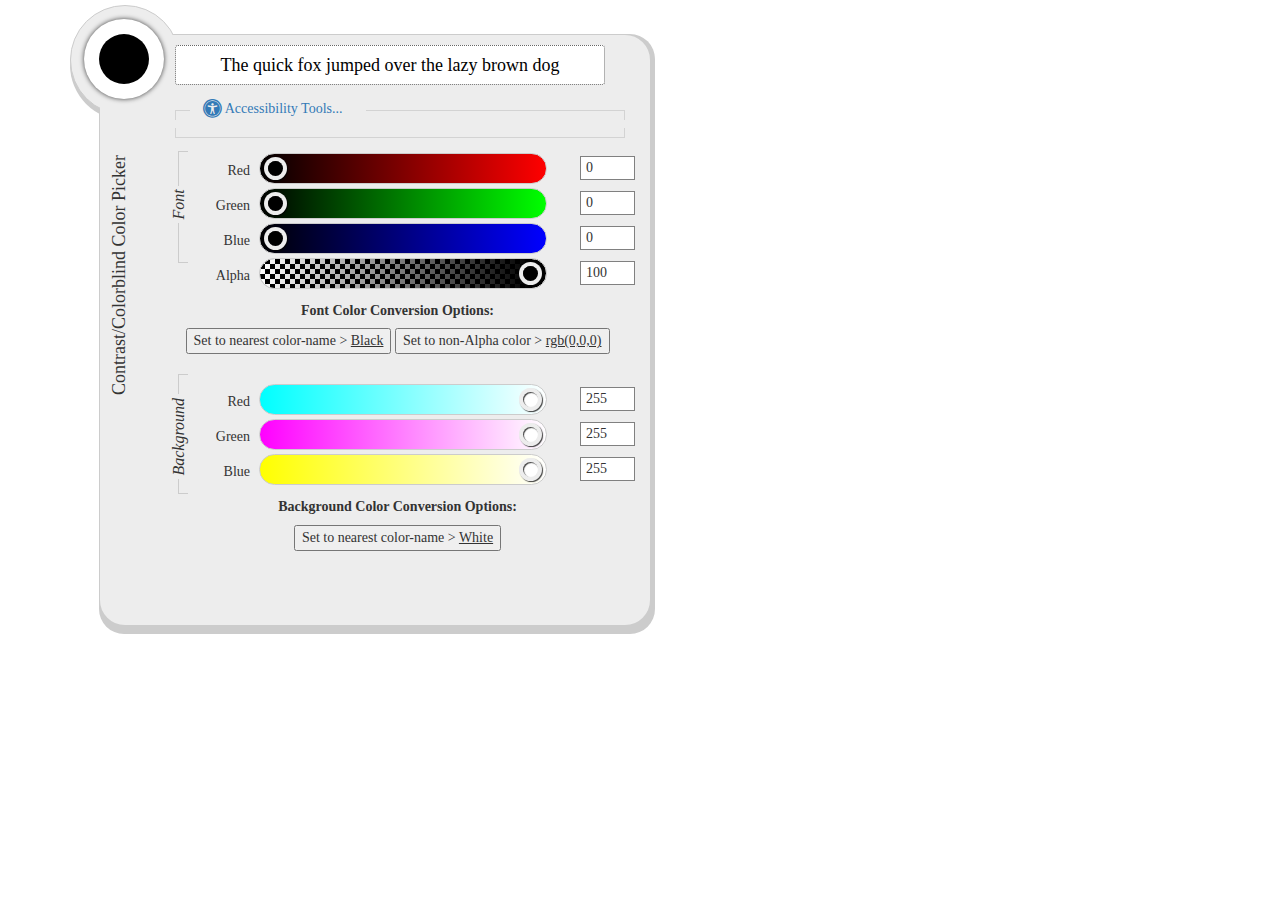
<file: index.html>
<html>
<head>
  <meta name="name" content="Contrast/Colorblind Color Picker">
  <meta name="description" content="A visual filter to help pick accessible colors - show WCAG and colorblind perception.">
  <meta itemprop="image" content="">
  <meta charset="UTF-8">
  <meta http-equiv="X-UA-Compatible" content="IE=edge">
  <title>Contrast/Colorblind Color Picker</title>
  <meta name="viewport" content="width=device-width, initial-scale=1">
  <link href=css/bootstrap.min.css rel=stylesheet>  
  <link href=css/font-awesome.css rel=stylesheet>  
  <link href="data:text/css;charset=utf-8," data-href=css/bootstrap-theme.min.css rel=stylesheet id=bs-theme-stylesheet>  
  <link href=css/colorpicker.css rel=stylesheet>
</head>
<body>
 
<!-- <a href="analytics.html">Contrast Data Analytics</a> -->
<div id="chromatic-ally" class="cp_parent-container designer-mode">
    <div class="cp_background-container">
        <div class="cp_dropshadow-main-area"></div>
        <div class="cp_dropshadow-circle"></div>
        <div class="cp_foreground-circle"></div>
        <div class="cp_foreground-main-area"></div>
    </div>
    <div id="chromatic-ally-contents" class="cp_foreground-container">
        <div class="cp_circle-swatch-container">
            <div id="cp_background-swatch"></div>
            <div id="cp_font-swatch"></div>
        </div>
        <div class="cp_app-title">
            <h2>Contrast/Colorblind Color Picker</h2>
        </div>
        <span class="sr-hide">
          <h2>Instructions for Screen Readers</h2>
          <ul>
            <li>Key Slider Instructions
              <ul>
                <li>Plus or Minus 1 Step. Press the Right and Left Arrow keys to move 1 step.</li>
                <li>Alternate Plus or Minus 1 Step for Mac VoiceOver bug. Press Shift plus Page Up or Page Down to move 1 step. (Function Key plus Shift plus Up or Down Arrow Key)</li>
                <li>Plus or Minus 10 Steps. Press the Page Up or Page Down. (Mac VoiceOver is Function plus Up or Down Arrow Key)</li>
                <li>Move to Slider's Start or End Value. Press the Home or End Key. (Mac VoiceOver is Function plus Left or Right Arrow Key)</li>
                <li>Get Update on Contrast Analysis. When Contrast Analysis Tool is Active, Clicking the Slider will Offer the Update of Pass or Fail for the current selection. (Mac Voice, Control plus Alt plus Spacebar)</li>
              </ul>
            </li>
          </ul>
        </span>
        <div class="cp_sample">
            <div><input aria-label="text sample area" id="cp_sample-content" type="text" value="The quick fox jumped over the lazy brown dog"></div>
        </div>

        <div class="cp_settings-menu_NEW">
          <div class="cp_settings_border-top_NEW"></div>
          <div class="cp_settings-menu_active-tool-title_NEW">
            <!-- <span id="cp_tool-menu" class="btn-group" tabindex="0"> -->
            <span id="cp_tool-menu" class="btn-group">
              <span type="button" class="btn btn-default dropdown-toggle btn-hide-styles" data-toggle="dropdown" aria-haspopup="true" aria-expanded="false">
                <a id="cp_settings-button" href="javascript:void(0);">
                  <span class="fa fa-universal-access fa-lg"></span>
                  Accessibility Tools...
                  <span class="cp_caret-right hide"></span>
                </a>
              </span>
              <ul class="dropdown-menu">
                <li><a href="javascript:void(0);" class="off"><span class="fa fa-close"> </span> No Tools (Off)</a></li>
                <li><a href="javascript:void(0);" class="contrast"><span class="fa fa-adjust"> </span> Use Contrast Analysis Tools (WCAG 2.0)</a></li>
                <li><a href="javascript:void(0);" class="colorblindness"><span class="fa fa-low-vision"> </span> Use Colorblindness Tools</a></li>
              </ul>
            </span>
            <span class="cp_active-tool_title-box">
              <h4></h4>
            </span>
          </div>
          <div id="cp_settings-active-tool" class="cp_settings-menu_active-tool-container_NEW hide">
            <div id="contrast-settings-container" class="settings-group-container hide">
              <div id="cp_contrast-range-filter-button-group" class="btn-group">
                <span type="button" class="btn btn-default btn-xs dropdown-toggle" data-toggle="dropdown" aria-haspopup="true" aria-expanded="false">
                  <a id="cp_range-filter-button" data-filter-state="off" href="javascript:void(0);"><span class="fa fa-adjust"></span> Contrast Range Filter <span class="caret"></span></a>
                </span>
                <ul class="dropdown-menu">
                  <li><a href="javascript:void(0);" class="selected off"><span class="fa fa-circle-o"></span> None (Off)</a></li>
                  <li><a href="javascript:void(0);" class="aa_large"><span class="fa fa-circle-o"></span> Apply AA/Large Text (3 to 1) Filter</a></li>
                  <li><a href="javascript:void(0);" class="aa_small"><span class="fa fa-circle-o"></span> Apply AA/Small Text (4.5 to 1) Filter</a></li>
                  <li><a href="javascript:void(0);" class="aaa_large"><span class="fa fa-circle-o"></span> Apply AAA/Large Text (4.5 to 1) Filter</a></li>
                  <li><a href="javascript:void(0);" class="aaa_small"><span class="fa fa-circle-o"></span> Apply AAA/Small Text (7 to 1) Filter</a></li>
                </ul>
              </div>

              <div class="cp_contrast-settings_results-region">
                <span>Results: </span>
                <span id="cp_a11y-status-update" role="status" aria-live="polite"></span>
              </div>


              <div class="cp_clear-soln"></div>
            </div>

            <div id="colorblindness-settings-container" class="settings-group-container hide">
              <div id="cp_colorblindness-filter-button-group" class="btn-group">
                <span type="button" class="btn btn-default btn-xs dropdown-toggle" data-toggle="dropdown" aria-haspopup="true" aria-expanded="false">
                  <a id="cp_colorblindness-filter-button" data-filter-state="normal" href="javascript:void(0);"><span class="fa fa-low-vision"></span> Colorblindness Filters <span class="caret"></span></a>
                </span>
                <ul class="dropdown-menu">
                  <li><a href="javascript:void(0);" class="selected off"><span class="fa fa-circle-o"></span> Normal (Off)</a></li>
                  <li><a href="javascript:void(0);" class="protanopia"><span class="fa fa-circle-o"></span> Protanopia (No Red)</a></li>
                  <li><a href="javascript:void(0);" class="protanomaly"><span class="fa fa-circle-o"></span> Protanomaly (Reduced Red)</a></li>
                  <li><a href="javascript:void(0);" class="deuteranopia"><span class="fa fa-circle-o"></span> Deuteranopia (No Green)</a></li>
                  <li><a href="javascript:void(0);" class="deuteranomaly"><span class="fa fa-circle-o"></span> Deuteranomaly (Reduced Green)</a></li>
                  <li><a href="javascript:void(0);" class="tritanopia"><span class="fa fa-circle-o"></span> Tritanopia (No Blue)</a></li>
                  <li><a href="javascript:void(0);" class="tritanomaly"><span class="fa fa-circle-o"></span> Tritanomaly (Reduced Blue)</a></li>
                  <li><a href="javascript:void(0);" class="achromatopsia"><span class="fa fa-circle-o"></span> Achromatopsia (No Color)</a></li>
                  <li><a href="javascript:void(0);" class="achromatomaly"><span class="fa fa-circle-o"></span> Achromatomaly (Reduced Color)</a></li>

                </ul>
              </div>
            </div>
          </div>
          <div class="cp_settings_border-bottom_NEW"></div>
        </div>

        <div id="cp_font-color-settings" class="cp_color-settings_container">
    <div class="cp_color-settings_title">
      <span class="cp_color-settings_title_bottom-bracket"></span>
      <h3>Font</h3>
      <span class="cp_color-settings_title_top-bracket"></span>
    </div>
    <div class="cp_color-settings_slider-container">
      <span class="cp_color-settings_slide-title">
        <h4>Red<span class="sr-only"> for font color</span></h4> 
      </span>

      <span class="slider-container">
        <span class="cp_color-settings_slide-marker" tabindex="0" role="slider" aria-valuemin="0" aria-valuemax="255" aria-valuenow="0"  data-slider-text-before="red" data-slider-text-after=" ">
          <span class="cp_color-settings_marker-color"></span>
        </span>
      </span>
      <span class="cp_color-settings_a11y-fail-range" aria-hidden="true"></span>
      <span class="cp_color-settings_slide cp_colorblind-split"></span>
      <span id="fg-red-slide" class="cp_color-settings_slide"></span> 

      <span class="cp_color-settings_value">
        <input type="text" aria-label="red value" id="cp_slider_font_first-value" class="cp_slider-textfield" value="0">
      </span>
    </div> 
    <div class="cp_color-settings_slider-container">
      <span class="cp_color-settings_slide-title">
        <h4>Green<span class="sr-only"> for font color</span></h4> 
      </span>

      <span class="slider-container">
        <span class="cp_color-settings_slide-marker" tabindex="0" role="slider" aria-valuemin="0" aria-valuemax="255" aria-valuenow="0"  data-slider-text-before="green" data-slider-text-after=" ">
          <span class="cp_color-settings_marker-color"></span>
        </span>
      </span>
      <span class="cp_color-settings_a11y-fail-range" aria-hidden="true"></span>
      <span class="cp_color-settings_slide cp_colorblind-split"></span>
      <span id="fg-green-slide" class="cp_color-settings_slide"></span> 

      <span class="cp_color-settings_value">
        <input type="text" aria-label="green value" id="cp_slider_font_second-value" class="cp_slider-textfield" value="0">
      </span>
    </div> 

    <!-- Slide #3 -->
    <div class="cp_color-settings_slider-container">
      <span class="cp_color-settings_slide-title">
          <h4>Blue<span class="sr-only"> for font color</span></h4> 
      </span>

      <span class="slider-container">
        <span class="cp_color-settings_slide-marker" tabindex="0" role="slider" aria-valuemin="0" aria-valuemax="255" aria-valuenow="0"  data-slider-text-before="blue" data-slider-text-after=" " data-slide-container="fg-green-slide">
          <span class="cp_color-settings_marker-color"></span>
        </span>
      </span>

      <span class="cp_color-settings_a11y-fail-range" aria-hidden="true"></span>
      <span class="cp_color-settings_slide cp_colorblind-split"></span>
      <span id="fg-blue-slide" class="cp_color-settings_slide"></span> <!-- INSERT Gradient -->
      <span class="cp_color-settings_value">
          <input type="text" aria-label="blue value" id="cp_slider_font_third-value" class="cp_slider-textfield" value="0">
      </span>
    </div> 

    <!-- Slider #4  -->
    <div class="cp_color-settings_slider-container">
      <span class="cp_color-settings_slide-title">
          <h4>Alpha<span class="sr-only">Channel for font color (only)</span></h4> 
      </span>

      <span class="slider-container">
        <span class="cp_color-settings_slide-marker" tabindex="0" role="slider" aria-valuemin="0" aria-valuemax="100" aria-valuenow="100" data-slider-text-before="alpha" data-slider-text-after=" percent" data-slide-container="fg-blue-slide">
          <span class="cp_color-settings_marker-color"></span>
        </span>
      </span>
      <!-- <span class="cp_color-settings_a11y-fail-range" aria-hidden="true"></span> -->
      
      <span id="alpha-checkerboard-pattern" class="cp_color-settings_slide checkerboard-pattern"></span>
      <span id="alpha-subcheckerboard-pattern" class="cp_color-settings_slide events-disabled"></span>
       <!-- INSERT Gradient -->
      <span class="cp_color-settings_value">
        <input type="text" aria-label="alpha channel" id="cp_slider_font_fourth-value" class="cp_slider-textfield" value="100">
      </span>
    </div> 

    <div id="font-details-container">
      <h4>Font Color Conversion Options:</h4>
      <button id="font-color-name" tabindex="0" class="">
        <span class="name-status"></span>
        Set to nearest color-name > 
        <span class="color-name">Black</span>
        <span class="sr-hide">Click button to apply this color</span>
      </button>
      <button class="convert-sans-alpha-button">
        Set to non-Alpha color > <span class="convert-value"></span>
        <span class="sr-hide">Click button to apply this color</span>
      </button>
    </div>
  </div>

  <div id="cp_background-color-settings" class="cp_color-settings_container">
    <div class="cp_color-settings_title">
      <span class="cp_color-settings_title_bottom-bracket"></span>
      <h3>Background</h3>
      <span class="cp_color-settings_title_top-bracket"></span>
    </div>
    <!-- Slide #1 -->
    <div class="cp_color-settings_slider-container">
      <span class="cp_color-settings_slide-title">
          <h4>Red<span class="sr-only"> for background color</span></h4> 
      </span>
      
      <span class="slider-container">
        <span class="cp_color-settings_slide-marker" tabindex="0" role="slider" aria-valuemin="0" aria-valuemax="255" aria-valuenow="255"  data-slider-text-before="red" data-slider-text-after=" " data-slide-container="bg-red-slide">
          <span class="cp_color-settings_marker-color"></span>
        </span>
      </span>

      <span class="cp_color-settings_a11y-fail-range" aria-hidden="true"></span>
      <span class="cp_color-settings_slide cp_colorblind-split"></span>
      <span id="bg-red-slide" class="cp_color-settings_slide"></span>


      <span class="cp_color-settings_value">
          <input type="text" aria-label="red value" id="cp_slider_bg_first-value" class="cp_slider-textfield" value="255">
      </span>
    </div> 
    <div class="cp_color-settings_slider-container">
      <span class="cp_color-settings_slide-title">
          <h4>Green<span class="sr-only"> for background color</span></h4> 
      </span>

      <span class="slider-container">
        <span class="cp_color-settings_slide-marker" tabindex="0" role="slider" aria-valuemin="0" aria-valuemax="255" aria-valuenow="255"  data-slider-text-before="green" data-slider-text-after=" " data-slide-container="bg-green-slide">
          <span class="cp_color-settings_marker-color"></span>
        </span>
      </span>


      <span class="cp_color-settings_a11y-fail-range" aria-hidden="true"></span>
      <span class="cp_color-settings_slide cp_colorblind-split"></span>
      <span id="bg-green-slide" class="cp_color-settings_slide"></span> 
      <span class="cp_color-settings_value">
          <input type="text" aria-label="green value" id="cp_slider_bg_second-value" class="cp_slider-textfield" value="255">
      </span>
    </div> 
    <div class="cp_color-settings_slider-container">
      <span class="cp_color-settings_slide-title">
          <h4>Blue<span class="sr-only"> for background color</span></h4> 
      </span>

      <span class="slider-container">
        <span class="cp_color-settings_slide-marker" tabindex="0" role="slider" aria-valuemin="0" aria-valuemax="255" aria-valuenow="255" data-slider-text-before="blue" data-slider-text-after=" " data-slide-container="bg-blue-slide">
          <span class="cp_color-settings_marker-color"></span>
        </span>
      </span>

      <span class="cp_color-settings_a11y-fail-range" aria-hidden="true"></span>
      <span class="cp_color-settings_slide cp_colorblind-split"></span>
      <span id="bg-blue-slide" class="cp_color-settings_slide"></span> 
      <span class="cp_color-settings_value">
          <input type="text" aria-label="blue value" id="cp_slider_bg_third-value" class="cp_slider-textfield" value="255">
      </span>
    </div> 

    <div id="background-details-container">
      <h4>Background Color Conversion Options:</h4>
      <!-- <h4>Background Color Analysis:</h4> -->
      <button id="background-color-name" tabindex="0" class=""><span class="name-status"></span>
        Set to nearest color-name > 
        <span class="color-name">White</span>
        <span class="sr-hide">Click button to apply this color</span>
      </button>
      
    </div>
  </div>

    </div>
</div>

<script src=js/support/jquery.js></script>
<script src="js/support/draggabilly.pkgd.js"></script>
<script src="js/colorpicker.js"></script>
<script src="js/alt_colorblind.js"></script>
</body>
</html>
</file>
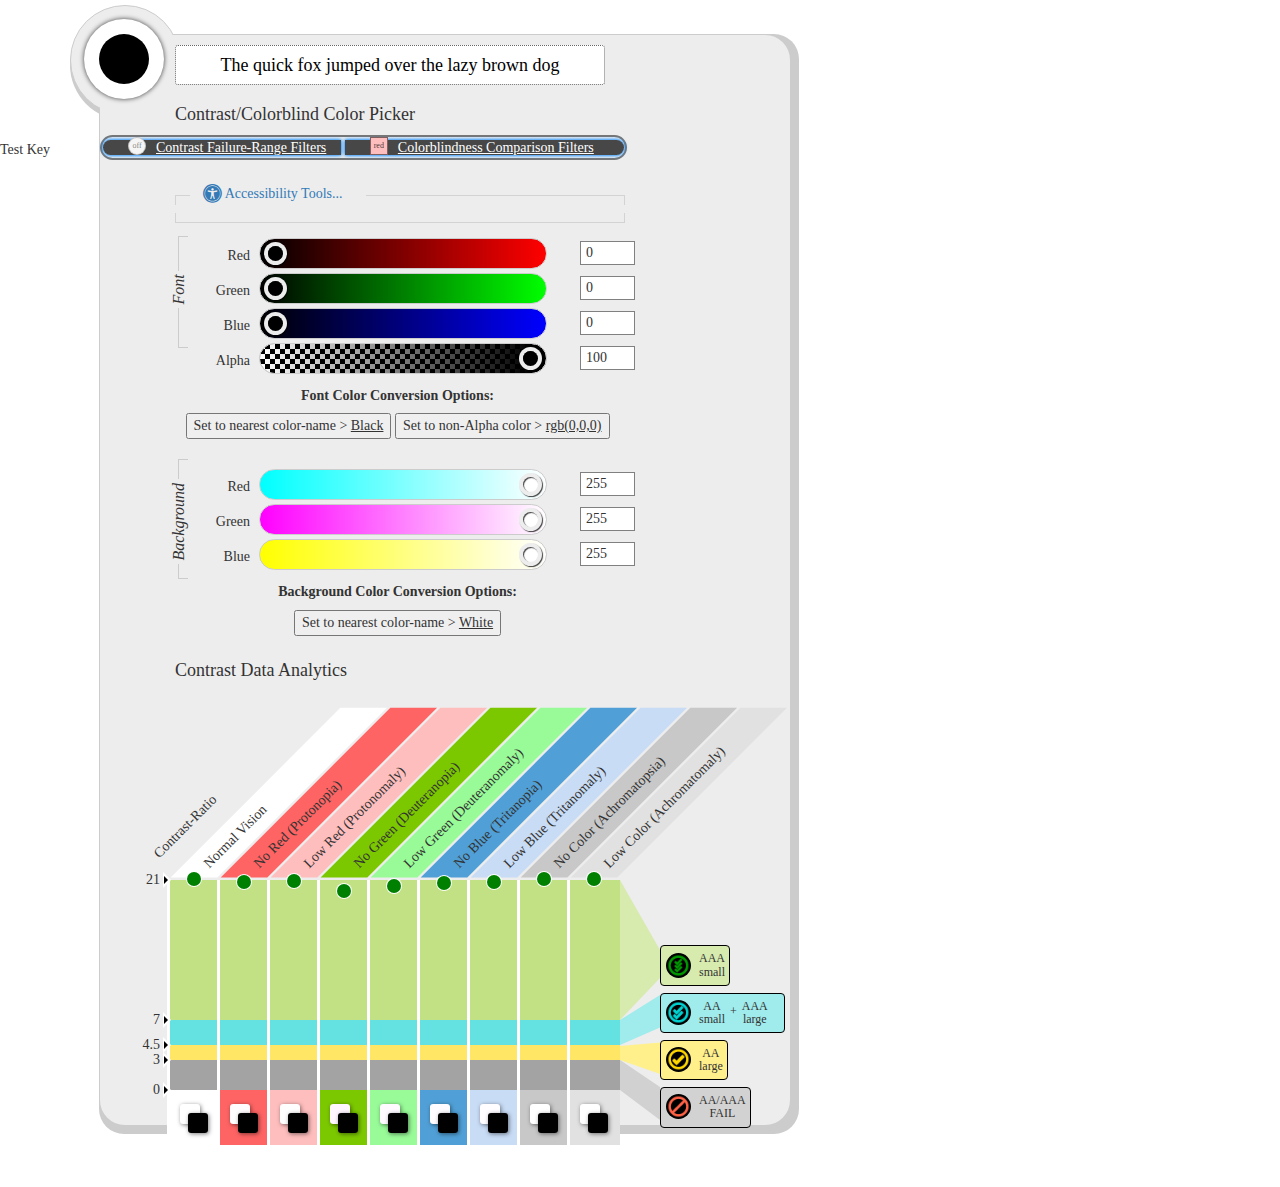
<file: picker-analytics.html>
<html>
<head>
  <meta name="name" content="Contrast/Colorblind Color Picker">
  <meta name="description" content="A visual filter to help pick accessible colors - show WCAG and colorblind perception.">
  <meta itemprop="image" content="">
  <meta charset="UTF-8">
  <meta http-equiv="X-UA-Compatible" content="IE=edge">
  <title>Contrast/Colorblind Color Picker</title>
  <meta name="viewport" content="width=device-width, initial-scale=1">
  <link href=css/bootstrap.min.css rel=stylesheet>  
  <link href=css/font-awesome.css rel=stylesheet>  
  <link href="data:text/css;charset=utf-8," data-href=css/bootstrap-theme.min.css rel=stylesheet id=bs-theme-stylesheet>  
  <link href=css/colorpicker.css rel=stylesheet>
  <link href=css/analytics.css rel=stylesheet>
</head>
<body>
 
<!-- <a href="index.html">Back to Index.html</a> -->
<div id="chromatic-ally" class="cp_parent-container analytics-mode">
  <div class="cp_background-container">
    <div class="cp_dropshadow-main-area"></div>
    <div class="cp_dropshadow-circle"></div>
    <div class="cp_foreground-circle"></div>
    <div class="cp_foreground-main-area"></div>
  </div>
  <div id="chromatic-ally-contents" class="cp_foreground-container">
  <div class="cp_circle-swatch-container">
    <div id="cp_background-swatch"></div>
    <div id="cp_font-swatch"></div>
  </div>
  
  <h2 class="sr-hide">Text Sample Area</h2>      
  <div class="cp_sample">
      <div><input aria-label="text sample area" id="cp_sample-content" type="text" value="The quick fox jumped over the lazy brown dog"></div>
  </div>
  <div class="cp_ui-title">
    <h2>Contrast/Colorblind Color Picker</h2>
  </div>
  <!-- START Color-Picker -->

  <div class="cp_settings-menu-container">
    <h2 class="sr-hide">Color Picker Settings Menu</h2>
    <ul role="menu">
      <li><a role="menuitem" href="javascript:void(0);" id="contrast-settings-filter-button" class="icon-marker filter-off active">Contrast Failure-Range Filters<span class="sr-hide"></span></a>
        <ul aria-hidden="true" class="contrast-menu">
          <li><a role="menuitem" href="javascript:void(0);" aria-selected="true" class="filter-off active">No Contrast Filter<span class="sr-hide"> </span></a></li><br>
          <li><a role="menuitem" href="javascript:void(0);" aria-selected="false" class="aa-large">Apply AA-Large Text (3 to 1) Filter<span class="sr-hide"> </span></a></li><br>
          <li><a role="menuitem" href="javascript:void(0);" aria-selected="false" class="aa-small">Apply AA-Small Text (4.5 to 1) Filter<span class="sr-hide"> </span></a></li><br>
          <li><a role="menuitem" href="javascript:void(0);" aria-selected="false" class="aaa-large">Apply AAA-Large Text (4.5 to 1) Filter<span class="sr-hide"> </span></a></li><br>
          <li><a role="menuitem" href="javascript:void(0);" aria-selected="false" class="aaa-small">Apply AAA/Small Text (7 to 1) Filter<span class="sr-hide"> </span></a></li>
        </ul>
      </li>
      <li><a role="menuitem" href="javascript:void(0);" id="colorblind-settings-filter-button" class="icon-marker low-red active">Colorblindness Comparison Filters<span class="sr-hide"> Button</span></a>
        <ul aria-hidden="true" class="cb-menu">
          <li><a role="menuitem" href="javascript:void(0);" aria-selected="true" class="filter-off active">No Colorblindness Filter<span class="sr-hide"></span></a></li>
          <li><a role="menuitem" href="javascript:void(0);" aria-selected="false" class="no-red">No Red Vision (Protonopia)<span class="sr-hide"></span></a></li>
          <li><a role="menuitem" href="javascript:void(0);" aria-selected="false" class="low-red">Reduced Red Vision (Protonomaly)<span class="sr-hide"> </span></a></li>
          <li><a role="menuitem" href="javascript:void(0);" aria-selected="false" class="no-green">No Green Vision (Deuternopia)<span class="sr-hide"> </span></a></li>
          <li><a role="menuitem" href="javascript:void(0);" aria-selected="false" class="low-green">Reduced Green Vision (Deuternomaly)<span class="sr-hide"> </span></a></li>
          <li><a role="menuitem" href="javascript:void(0);" aria-selected="false" class="no-blue">No Blue Vision (Tritanopia)<span class="sr-hide"> </span></a></li>
          <li><a role="menuitem" href="javascript:void(0);" aria-selected="false" class="low-blue">Reduced Blue Vision (Tritanopia)<span class="sr-hide"> </span></a></li>
          <li><a role="menuitem" href="javascript:void(0);" aria-selected="false" class="no-color">No Color Vision (Achromatopia)<span class="sr-hide"> </span></a></li>
          <li><a role="menuitem" href="javascript:void(0);" aria-selected="false" class="low-color">Reduced Color Vision (Achromatomaly)<span class="sr-hide"> </span></a></li>
        </ul>
      </li>
    </ul>
  </div>
  <div class="cp_settings-menu_NEW">
    <div class="cp_settings_border-top_NEW"></div>
    <div class="cp_settings-menu_active-tool-title_NEW">
      <span id="cp_tool-menu" class="btn-group" tabindex="0">
        <button type="button" class="btn btn-default dropdown-toggle btn-hide-styles" data-toggle="dropdown" aria-haspopup="true" aria-expanded="false">
          <a id="cp_settings-button" href="javascript:void(0);">
            <span class="fa fa-universal-access fa-lg"></span>
            Accessibility Tools...
            <span class="cp_caret-right hide"></span>
          </a>
        </button>
        <ul class="dropdown-menu">
          <li><a href="javascript:void(0);" class="off"><span class="fa fa-close"> </span> No Tools (Off)</a></li>
          <li><a href="javascript:void(0);" class="contrast"><span class="fa fa-adjust"> </span> Use Contrast Analysis Tools (WCAG 2.0)</a></li>
          <li><a href="javascript:void(0);" class="colorblindness"><span class="fa fa-low-vision"> </span> Use Colorblindness Tools</a></li>
        </ul>
      </span>
      <span class="cp_active-tool_title-box">
        <h4></h4>
      </span>
    </div>
    
    <div id="cp_settings-active-tool" class="cp_settings-menu_active-tool-container_NEW hide">
      <div id="contrast-settings-container" class="settings-group-container hide">
        <div id="cp_contrast-range-filter-button-group" class="btn-group">
          <button type="button" class="btn btn-default btn-xs dropdown-toggle" data-toggle="dropdown" aria-haspopup="true" aria-expanded="false">
            <a id="cp_range-filter-button" data-filter-state="off" href="javascript:void(0);"><span class="fa fa-adjust"></span> Contrast Range Filter <span class="caret"></span></a>
          </button>
          <ul class="dropdown-menu">
            <li><a href="javascript:void(0);" class="selected off"><span class="fa fa-circle-o"></span> None (Off)</a></li>
            <li><a href="javascript:void(0);" class="aa_large"><span class="fa fa-circle-o"></span> Apply AA/Large Text (3 to 1) Filter</a></li>
            <li><a href="javascript:void(0);" class="aa_small"><span class="fa fa-circle-o"></span> Apply AA/Small Text (4.5 to 1) Filter</a></li>
            <li><a href="javascript:void(0);" class="aaa_large"><span class="fa fa-circle-o"></span> Apply AAA/Large Text (4.5 to 1) Filter</a></li>
            <li><a href="javascript:void(0);" class="aaa_small"><span class="fa fa-circle-o"></span> Apply AAA/Small Text (7 to 1) Filter</a></li>
          </ul>
        </div>

        <div class="cp_contrast-settings_results-region">
          <span>Results: </span>
          <span id="cp_a11y-status-update" role="status" aria-live="polite"></span>
        </div>


        <div class="cp_clear-soln"></div>
      </div>

      <div id="colorblindness-settings-container" class="settings-group-container hide">
        <div id="cp_colorblindness-filter-button-group" class="btn-group">
          <button type="button" class="btn btn-default btn-xs dropdown-toggle" data-toggle="dropdown" aria-haspopup="true" aria-expanded="false">
            <a id="cp_colorblindness-filter-button" data-filter-state="normal" href="javascript:void(0);"><span class="fa fa-low-vision"></span> Colorblindness Filters <span class="caret"></span></a>
          </button>
          <ul class="dropdown-menu">
            <li><a href="javascript:void(0);" class="selected off"><span class="fa fa-circle-o"></span> Normal (Off)</a></li>
            <li><a href="javascript:void(0);" class="protanopia"><span class="fa fa-circle-o"></span> Protanopia (No Red)</a></li>
            <li><a href="javascript:void(0);" class="protanomaly"><span class="fa fa-circle-o"></span> Protanomaly (Reduced Red)</a></li>
            <li><a href="javascript:void(0);" class="deuteranopia"><span class="fa fa-circle-o"></span> Deuteranopia (No Green)</a></li>
            <li><a href="javascript:void(0);" class="deuteranomaly"><span class="fa fa-circle-o"></span> Deuteranomaly (Reduced Green)</a></li>
            <li><a href="javascript:void(0);" class="tritanopia"><span class="fa fa-circle-o"></span> Tritanopia (No Blue)</a></li>
            <li><a href="javascript:void(0);" class="tritanomaly"><span class="fa fa-circle-o"></span> Tritanomaly (Reduced Blue)</a></li>
            <li><a href="javascript:void(0);" class="achromatopsia"><span class="fa fa-circle-o"></span> Achromatopsia (No Color)</a></li>
            <li><a href="javascript:void(0);" class="achromatomaly"><span class="fa fa-circle-o"></span> Achromatomaly (Reduced Color)</a></li>

          </ul>
        </div>
      </div>
    </div>
    <div class="cp_settings_border-bottom_NEW"></div>
  </div>

  <div id="cp_font-color-settings" class="cp_color-settings_container">
    <div class="cp_color-settings_title">
      <span class="cp_color-settings_title_bottom-bracket"></span>
      <h3>Font</h3>
      <span class="cp_color-settings_title_top-bracket"></span>
    </div>
    <div class="cp_color-settings_slider-container">
      <span class="cp_color-settings_slide-title">
        <h4>Red<span class="sr-only"> for font color</span></h4> 
      </span>

      <span class="slider-container">
        <span class="cp_color-settings_slide-marker" tabindex="0" role="slider" aria-valuemin="0" aria-valuemax="255" aria-valuenow="0"  data-slider-text-before="red" data-slider-text-after=" ">
          <span class="cp_color-settings_marker-color"></span>
        </span>
      </span>
      <span class="cp_color-settings_a11y-fail-range" aria-hidden="true"></span>
      <span class="cp_color-settings_slide cp_colorblind-split"></span>
      <span id="fg-red-slide" class="cp_color-settings_slide"></span> 

      <span class="cp_color-settings_value">
        <input type="text" aria-label="red value" id="cp_slider_font_first-value" class="cp_slider-textfield" value="0">
      </span>
    </div> 
    <div class="cp_color-settings_slider-container">
      <span class="cp_color-settings_slide-title">
        <h4>Green<span class="sr-only"> for font color</span></h4> 
      </span>

      <span class="slider-container">
        <span class="cp_color-settings_slide-marker" tabindex="0" role="slider" aria-valuemin="0" aria-valuemax="255" aria-valuenow="0"  data-slider-text-before="green" data-slider-text-after=" ">
          <span class="cp_color-settings_marker-color"></span>
        </span>
      </span>
      <span class="cp_color-settings_a11y-fail-range" aria-hidden="true"></span>
      <span class="cp_color-settings_slide cp_colorblind-split"></span>
      <span id="fg-green-slide" class="cp_color-settings_slide"></span> 

      <span class="cp_color-settings_value">
        <input type="text" aria-label="green value" id="cp_slider_font_second-value" class="cp_slider-textfield" value="0">
      </span>
    </div> 

    <!-- Slide #3 -->
    <div class="cp_color-settings_slider-container">
      <span class="cp_color-settings_slide-title">
          <h4>Blue<span class="sr-only"> for font color</span></h4> 
      </span>

      <span class="slider-container">
        <span class="cp_color-settings_slide-marker" tabindex="0" role="slider" aria-valuemin="0" aria-valuemax="255" aria-valuenow="0"  data-slider-text-before="blue" data-slider-text-after=" " data-slide-container="fg-green-slide">
          <span class="cp_color-settings_marker-color"></span>
        </span>
      </span>

      <span class="cp_color-settings_a11y-fail-range" aria-hidden="true"></span>
      <span class="cp_color-settings_slide cp_colorblind-split"></span>
      <span id="fg-blue-slide" class="cp_color-settings_slide"></span> <!-- INSERT Gradient -->
      <span class="cp_color-settings_value">
          <input type="text" aria-label="blue value" id="cp_slider_font_third-value" class="cp_slider-textfield" value="0">
      </span>
    </div> 

    <!-- Slider #4  -->
    <div class="cp_color-settings_slider-container">
      <span class="cp_color-settings_slide-title">
          <h4>Alpha<span class="sr-only">Channel for font color (only)</span></h4> 
      </span>

      <span class="slider-container">
        <span class="cp_color-settings_slide-marker" tabindex="0" role="slider" aria-valuemin="0" aria-valuemax="100" aria-valuenow="100" data-slider-text-before="alpha" data-slider-text-after=" percent" data-slide-container="fg-blue-slide">
          <span class="cp_color-settings_marker-color"></span>
        </span>
      </span>
      <!-- <span class="cp_color-settings_a11y-fail-range" aria-hidden="true"></span> -->
      
      <span id="alpha-checkerboard-pattern" class="cp_color-settings_slide checkerboard-pattern"></span>
      <span id="alpha-subcheckerboard-pattern" class="cp_color-settings_slide events-disabled"></span>
       <!-- INSERT Gradient -->
      <span class="cp_color-settings_value">
        <input type="text" aria-label="alpha channel" id="cp_slider_font_fourth-value" class="cp_slider-textfield" value="100">
      </span>
    </div> 

    <div id="font-details-container">
      <h4>Font Color Conversion Options:</h4>
      <button id="font-color-name" tabindex="0" class="">
        <span class="name-status"></span>
        Set to nearest color-name > 
        <span class="color-name">Black</span>
        <span class="sr-hide">Click button to apply this color</span>
      </button>
      <button class="convert-sans-alpha-button">
        Set to non-Alpha color > <span class="convert-value"></span>
        <span class="sr-hide">Click button to apply this color</span>
      </button>
    </div>
  </div>

  <div id="cp_background-color-settings" class="cp_color-settings_container">
    <div class="cp_color-settings_title">
      <span class="cp_color-settings_title_bottom-bracket"></span>
      <h3>Background</h3>
      <span class="cp_color-settings_title_top-bracket"></span>
    </div>
    <!-- Slide #1 -->
    <div class="cp_color-settings_slider-container">
      <span class="cp_color-settings_slide-title">
          <h4>Red<span class="sr-only"> for background color</span></h4> 
      </span>
      
      <span class="slider-container">
        <span class="cp_color-settings_slide-marker" tabindex="0" role="slider" aria-valuemin="0" aria-valuemax="255" aria-valuenow="255"  data-slider-text-before="red" data-slider-text-after=" " data-slide-container="bg-red-slide">
          <span class="cp_color-settings_marker-color"></span>
        </span>
      </span>

      <span class="cp_color-settings_a11y-fail-range" aria-hidden="true"></span>
      <span class="cp_color-settings_slide cp_colorblind-split"></span>
      <span id="bg-red-slide" class="cp_color-settings_slide"></span>


      <span class="cp_color-settings_value">
          <input type="text" aria-label="red value" id="cp_slider_bg_first-value" class="cp_slider-textfield" value="255">
      </span>
    </div> 
    <div class="cp_color-settings_slider-container">
      <span class="cp_color-settings_slide-title">
          <h4>Green<span class="sr-only"> for background color</span></h4> 
      </span>

      <span class="slider-container">
        <span class="cp_color-settings_slide-marker" tabindex="0" role="slider" aria-valuemin="0" aria-valuemax="255" aria-valuenow="255"  data-slider-text-before="green" data-slider-text-after=" " data-slide-container="bg-green-slide">
          <span class="cp_color-settings_marker-color"></span>
        </span>
      </span>


      <span class="cp_color-settings_a11y-fail-range" aria-hidden="true"></span>
      <span class="cp_color-settings_slide cp_colorblind-split"></span>
      <span id="bg-green-slide" class="cp_color-settings_slide"></span> 
      <span class="cp_color-settings_value">
          <input type="text" aria-label="green value" id="cp_slider_bg_second-value" class="cp_slider-textfield" value="255">
      </span>
    </div> 
    <div class="cp_color-settings_slider-container">
      <span class="cp_color-settings_slide-title">
          <h4>Blue<span class="sr-only"> for background color</span></h4> 
      </span>

      <span class="slider-container">
        <span class="cp_color-settings_slide-marker" tabindex="0" role="slider" aria-valuemin="0" aria-valuemax="255" aria-valuenow="255" data-slider-text-before="blue" data-slider-text-after=" " data-slide-container="bg-blue-slide">
          <span class="cp_color-settings_marker-color"></span>
        </span>
      </span>

      <span class="cp_color-settings_a11y-fail-range" aria-hidden="true"></span>
      <span class="cp_color-settings_slide cp_colorblind-split"></span>
      <span id="bg-blue-slide" class="cp_color-settings_slide"></span> 
      <span class="cp_color-settings_value">
          <input type="text" aria-label="blue value" id="cp_slider_bg_third-value" class="cp_slider-textfield" value="255">
      </span>
    </div> 

    <div id="background-details-container">
      <h4>Background Color Conversion Options:</h4>
      <!-- <h4>Background Color Analysis:</h4> -->
      <button id="background-color-name" tabindex="0" class=""><span class="name-status"></span>
        Set to nearest color-name > 
        <span class="color-name">White</span>
        <span class="sr-hide">Click button to apply this color</span>
      </button>
      <!-- <span class="">Color is
        <span class="name-status"> closest to </span> 
        <button id="background-color-name" tabindex="0">White</button><span class="sr-hide">Click button to apply this color</span>
      </span> -->
    </div>
  </div>

  <!-- END Color-Picker -->

  <div class="cp_ui-title">
    <h2>Contrast Data Analytics</h2>
  </div>
  <div class="con-cb-analytics-dashboard-container">
    <!-- <h3>Contrast/Colorblind Analytics</h3> -->
    <div class="data-table-container">
      <div class="data-table">
        <div class="data-row">
          <div class="data-cell">
            <div class="data-tilt-45-heading column-heading-generic" tabindex="0">
              <div class="data-heading-subtitle">Contrast-Ratio</div>
            </div>
          </div>
          <div class="data-cell">
            <div class="data-tilt-45-heading cb-default-bg" tabindex="0">Normal Vision
              </>
            </div>
          </div>
          <div class="data-cell">
            <div class="data-tilt-45-heading cb-no-red-bg" tabindex="0">No Red <span class="data-heading-subtitle">(Protonopia)</span>
              </>
            </div>
          </div>
          <div class="data-cell">
            <div class="data-tilt-45-heading cb-low-red-bg" tabindex="0">Low Red <span class="data-heading-subtitle">(Protonomaly)</span></div>
          </div>
          <div class="data-cell">
            <div class="data-tilt-45-heading cb-no-green-bg" tabindex="0">No Green <span class="data-heading-subtitle">(Deuteranopia)</span></div>
          </div>
          <div class="data-cell">
            <div class="data-tilt-45-heading cb-low-green-bg" tabindex="0">Low Green <span class="data-heading-subtitle">(Deuteranomaly)</span></div>
          </div>
          <div class="data-cell">
            <div class="data-tilt-45-heading cb-no-blue-bg" tabindex="0">No Blue <span class="data-heading-subtitle">(Tritanopia)</span></div>
          </div>
          <div class="data-cell">
            <div class="data-tilt-45-heading cb-low-blue-bg" tabindex="0">Low Blue <span class="data-heading-subtitle">(Tritanomaly)</span></div>
          </div>
          <div class="data-cell">
            <div class="data-tilt-45-heading cb-no-color-bg" tabindex="0">No Color <span class="data-heading-subtitle">(Achromatopsia)</span></div>
          </div>
          <div class="data-cell">
            <div class="data-tilt-45-heading cb-low-color-bg" tabindex="0">Low Color <span class="data-heading-subtitle">(Achromatomaly)</span></div>
          </div>
          <div class="data-cell">
            <!--    empty-cell      -->
          </div>
        </div>
        <div class="data-row">
          <div class="data-cell" role="presentation">
            <div class="contrast-value-mark contrast-value-21">21</div>
            <div class="contrast-value-mark contrast-value-7">7</div>
            <div class="contrast-value-mark contrast-value-4_5">4.5</div>
            <div class="contrast-value-mark contrast-value-3">3</div>
            <div class="contrast-value-mark contrast-value-0">0</div>
          </div>
          <div id="normal-vision-column" class="data-cell white-right-border" tabindex="0">
            <div class="data-tag" tabindex="0" aria-label="Normal Vision Data" data-contrast-value="21"></div>
            <div class="filter aa-large-filter"></div>
            <div class="filter aa-small-aaa-large-filter"></div>
            <div class="filter aaa-small-filter"></div>
            <div class="filter no-pass-filter"></div>
            <div class="swatch-container tooltip-above cb-default-bg">
              <div class="font-swatch" data-id="font-swatch-default-color" role="button" tabindex="0"><input id="font-swatch-default-color" value="rgb(140,225,100)" class="sr-hide" aria-hidden="true" tabindex="-1"></div>
              <div class="bg-swatch" data-id="bg-swatch-default-color" role="button" tabindex="0"><input id="bg-swatch-default-color" value="rgb(140,225,100)" class="sr-hide" aria-hidden="true" tabindex="-1"></div>
              <span class="tooltip-content" role="presentation">Click Swatch to Copy Color </span>
            </div>
          </div>
          <div id="no-red-column" class="data-cell white-right-border" aria-label="No Red Vision Data." tabindex="0">
            <div class="data-tag" tabindex="0" aria-label="Ratio Value" data-contrast-value="0"></div>
            <div class="filter aa-large-filter"></div>
            <div class="filter aa-small-aaa-large-filter"></div>
            <div class="filter aaa-small-filter"></div>
            <div class="filter no-pass-filter"></div>
            <div class="swatch-container cb-no-red-bg tooltip-above">
              <div class="font-swatch" data-id="font-swatch-no-red" role="button" tabindex="0"><input id="font-swatch-no-red" value="rgb(140,225,100)" class="sr-hide" aria-hidden="true" tabindex="-1"><span></span></div>
              <div class="bg-swatch" data-id="bg-swatch-no-red" role="button" tabindex="0"><input id="bg-swatch-no-red" value="rgb(140,225,100)" class="sr-hide" aria-hidden="true" tabindex="-1"></div>
              <span class="tooltip-content" role="presentation">Click Swatch to Copy Color </span>
            </div>
          </div>
          <div id="low-red-column" class="data-cell white-right-border" aria-label="Low Red Vision Data." tabindex="0">
            <div class="data-tag" tabindex="0" aria-label="Ratio Value" data-contrast-value="9.6"></div>
            <div class="filter aa-large-filter"></div>
            <div class="filter aa-small-aaa-large-filter"></div>
            <div class="filter aaa-small-filter"></div>
            <div class="filter no-pass-filter"></div>
            <div class="swatch-container cb-low-red-bg tooltip-above">
              <div class="font-swatch" data-id="font-swatch-low-red" role="button" tabindex="0"><input id="font-swatch-low-red" value="rgb(140,225,100)" class="sr-hide" aria-hidden="true" tabindex="-1"></div>
              <div class="bg-swatch" data-id="bg-swatch-low-red" role="button" tabindex="0"><input id="bg-swatch-low-red" value="rgb(140,225,100)" class="sr-hide" aria-hidden="true" tabindex="-1"></div>
              <span class="tooltip-content" role="presentation">Click Swatch to Copy Color </span>
            </div>
          </div>
          <div id="no-green-column" class="data-cell white-right-border" aria-label="No Green Vision Data" tabindex="0">
            <div class="data-tag" tabindex="0" aria-label="Ratio Value" data-contrast-value="2.9"></div>
            <div class="filter aa-large-filter"></div>
            <div class="filter aa-small-aaa-large-filter"></div>
            <div class="filter aaa-small-filter"></div>
            <div class="filter no-pass-filter"></div>
            <div class="swatch-container cb-no-green-bg tooltip-above">
              <div class="font-swatch" data-id="font-swatch-no-green" role="button" tabindex="0"><input id="font-swatch-no-green" value="rgb(140,225,100)" class="sr-hide" aria-hidden="true" tabindex="-1"></div>
              <div class="bg-swatch" data-id="bg-swatch-no-green" role="button" tabindex="0"><input id="bg-swatch-no-green" value="rgb(140,225,100)" class="sr-hide" aria-hidden="true" tabindex="-1"></div>
              <span class="tooltip-content" role="presentation">Click Swatch to Copy Color </span>
            </div>
          </div>
          <div id="low-green-column" class="data-cell white-right-border" aria-label="Low Green Vision Data" tabindex="0">
            <div class="data-tag" tabindex="0" aria-label="Ratio Value" data-contrast-value="5.6"></div>
            <div class="filter aa-large-filter"></div>
            <div class="filter aa-small-aaa-large-filter"></div>
            <div class="filter aaa-small-filter"></div>
            <div class="filter no-pass-filter"></div>
            <div class="swatch-container cb-low-green-bg tooltip-above">
              <div class="font-swatch" data-id="font-swatch-low-green" role="button" tabindex="0"><input id="font-swatch-low-green" value="rgb(140,225,100)" class="sr-hide" aria-hidden="true" tabindex="-1"></div>
              <div class="bg-swatch" data-id="bg-swatch-low-green" role="button" tabindex="0"><input id="bg-swatch-low-green" value="rgb(140,225,100)" class="sr-hide" aria-hidden="true" tabindex="-1"></div>
              <span class="tooltip-content" role="presentation">Click Swatch to Copy Color </span>
            </div>
          </div>
          <div id="no-blue-column" class="data-cell white-right-border" aria-label="No Blue Vision Data." tabindex="0">
            <div class="data-tag" tabindex="0" aria-label="Ratio Value" data-contrast-value="20.8"></div>
            <div class="filter aa-large-filter"></div>
            <div class="filter aa-small-aaa-large-filter"></div>
            <div class="filter aaa-small-filter"></div>
            <div class="filter no-pass-filter"></div>
            <div class="swatch-container cb-no-blue-bg tooltip-above">
              <div class="font-swatch" data-id="font-swatch-no-blue" role="button" tabindex="0"><input id="font-swatch-no-blue" value="rgb(140,225,100)" class="sr-hide" aria-hidden="true" tabindex="-1"></div>
              <div class="bg-swatch" data-id="bg-swatch-no-blue" role="button" tabindex="0"><input id="bg-swatch-no-blue" value="rgb(140,225,100)" class="sr-hide" aria-hidden="true" tabindex="-1"></div>
              <span class="tooltip-content" role="presentation">Click Swatch to Copy Color </span>
            </div>
          </div>
          <div id="low-blue-column" class="data-cell white-right-border" aria-label="Low Blue Vision Data" tabindex="0">
            <div class="data-tag" tabindex="0" aria-label="Ratio Value" data-contrast-value="5.6"></div>
            <div class="filter aa-large-filter"></div>
            <div class="filter aa-small-aaa-large-filter"></div>
            <div class="filter aaa-small-filter"></div>
            <div class="filter no-pass-filter"></div>
            <div class="swatch-container cb-low-blue-bg tooltip-above">
              <div class="font-swatch" data-id="font-swatch-low-blue" role="button" tabindex="0"><input id="font-swatch-low-blue" value="rgb(140,225,100)" class="sr-hide" aria-hidden="true" tabindex="-1"></div>
              <div class="bg-swatch" data-id="bg-swatch-low-blue" role="button" tabindex="0"><input id="bg-swatch-low-blue" value="rgb(140,225,100)" class="sr-hide" aria-hidden="true" tabindex="-1"></div>
              <span class="tooltip-content" role="presentation">Click Swatch to Copy Color </span>
            </div>
          </div>
          <div id="no-color-column" class="data-cell white-right-border" aria-label="No Color Vision Data" tabindex="0">
            <div class="data-tag" tabindex="0" aria-label="Ratio Value" data-contrast-value="6.1"></div>
            <div class="filter aa-large-filter"></div>
            <div class="filter aa-small-aaa-large-filter"></div>
            <div class="filter aaa-small-filter"></div>
            <div class="filter no-pass-filter"></div>
            <div class="swatch-container cb-no-color-bg tooltip-above">
              <div class="font-swatch" data-id="font-swatch-no-color" role="button" tabindex="0"><input id="font-swatch-no-color" value="rgb(140,225,100)" class="sr-hide" aria-hidden="true" tabindex="-1"></div>
              <div class="bg-swatch" data-id="bg-swatch-no-color" role="button" tabindex="0"><input id="bg-swatch-no-color" value="rgb(60,60,60)" class="sr-hide" aria-hidden="true" tabindex="-1"></div>
              <span class="tooltip-content" role="presentation">Click Swatch to Copy Color </span>
            </div>
          </div>
          <div id="low-color-column" class="data-cell white-right-border" aria-label="Low Color Vision Data" tabindex="0">
            <div class="data-tag" tabindex="0" aria-label="Ratio Value" data-contrast-value="3.3"></div>
            <div class="filter aa-large-filter"></div>
            <div class="filter aa-small-aaa-large-filter"></div>
            <div class="filter aaa-small-filter"></div>
            <div class="filter no-pass-filter"></div>
            <div class="swatch-container cb-low-color-bg tooltip-above">
              <div class="font-swatch" data-id="font-swatch-low-color" role="button" tabindex="0" role="button"><input id="font-swatch-low-color" value="rgb(140,225,100)" class="sr-hide" aria-hidden="true" tabindex="-1"></div>
              <div class="bg-swatch" data-id="bg-swatch-low-color" role="button" tabindex="0" role="button"><input id="bg-swatch-low-color" value="rgb(140,225,100)" class="sr-hide" aria-hidden="true" tabindex="-1"></div>
              <span class="tooltip-content" role="presentation">Click Swatch to Copy Color </span>
            </div>
          </div>
          <div class="data-cell" style="width:auto;">
            <div class="svg-container">
              <svg class="trap-green ui-display" xmlns="http://www.w3.org/2000/svg" viewBox="0 0 100 100" preserveAspectRatio="none">
                <polygon fill="rgb(215,235,175)" points="0,0 0,100 100,70 100,50"></polygon>
              </svg>
              <svg class="trap-blue ui-display" xmlns="http://www.w3.org/2000/svg" viewBox="0 0 100 100" preserveAspectRatio="none">
                <polygon fill="rgb(160,235,235)" points="0,50 0,100 100,65 100,0"></polygon>
              </svg>
              <svg class="trap-yellow ui-display" xmlns="http://www.w3.org/2000/svg" viewBox="0 0 100 100" preserveAspectRatio="none">
                <polygon fill="rgb(255,240,140)" points="0,20 0,60 100,100 100,10"></polygon>
              </svg>
              <svg class="trap-gray ui-display" xmlns="http://www.w3.org/2000/svg" viewBox="0 0 100 100" preserveAspectRatio="none">
              <polygon fill="rgb(209,209,209)" points="0,0 0,50 100,100 100,45"></polygon>
              </svg>
            </div>
            <div class="wcag-key-container">
              <div id="aaa-small-filter-btn" aria-label="announce triple-a small cases" role="button" class="wcag-key aaa-small" tabindex="0" data-filter-set=".data-tag[data-wcag-value='aaa-small']">
                <div class="sub-container">
                  <div class="pos-top">AAA</div>
                  <div class="pos-bottom">small</div>
                </div>
              </div><br>
              <div id="aa-small-aaa-large-filter-btn" aria-label="announce double-a small, triple-a large cases" role="button" class="wcag-key wcag-key-2xwidth aa-small-aaa-large" tabindex="0" data-filter-set=".data-tag[data-wcag-value='aa-small-aaa-large']">
                <div class="sub-container sub-inline">
                  <div class="pos-top">AA</div>
                  <div class="pos-bottom">small</div>
                </div>
                <div class="sub-container sub-inline sub-middle">
                  +
                </div>
                <div class="sub-container sub-inline">
                  <div class="pos-top">AAA</div>
                  <div class="pos-bottom">large</div>
                </div>
              </div><br>
              <div id="aa-large-filter-btn" aria-label="announce double-a small cases" class="wcag-key aa-large" role="button" tabindex="0" data-filter-set=".data-tag[data-wcag-value='aa-large']">
                <div class="sub-container">
                  <div class="pos-top">AA</div>
                  <div class="pos-bottom">large</div>
                </div>
              </div><br>
              <div id="fail-filter-btn" aria-label="announce fail cases" role="button" class="wcag-key no-pass" tabindex="0" data-filter-set=".data-tag[data-wcag-value='fail']">
                <div class="sub-container">
                  <div class="pos-top">AA/AAA</div>
                  <div class="pos-bottom">FAIL </div>
                </div>
              </div>
            </div>
          </div>
        </div>
      </div>
    </div>
  </div>        

    </div>
</div>
<br><br><br><br><br><br><br>
<div id="test-key" tabindex="0">Test Key</div>

<script src=js/support/jquery.js></script>

<script src="js/support/draggabilly.pkgd.js"></script>

<script src=js/colorpicker.js></script>
<script src=js/analytics.js></script>
<script src=js/alt_colorblind.js></script>
<script src=js/colorpicker_new.js></script>
</body>
</html>
</file>
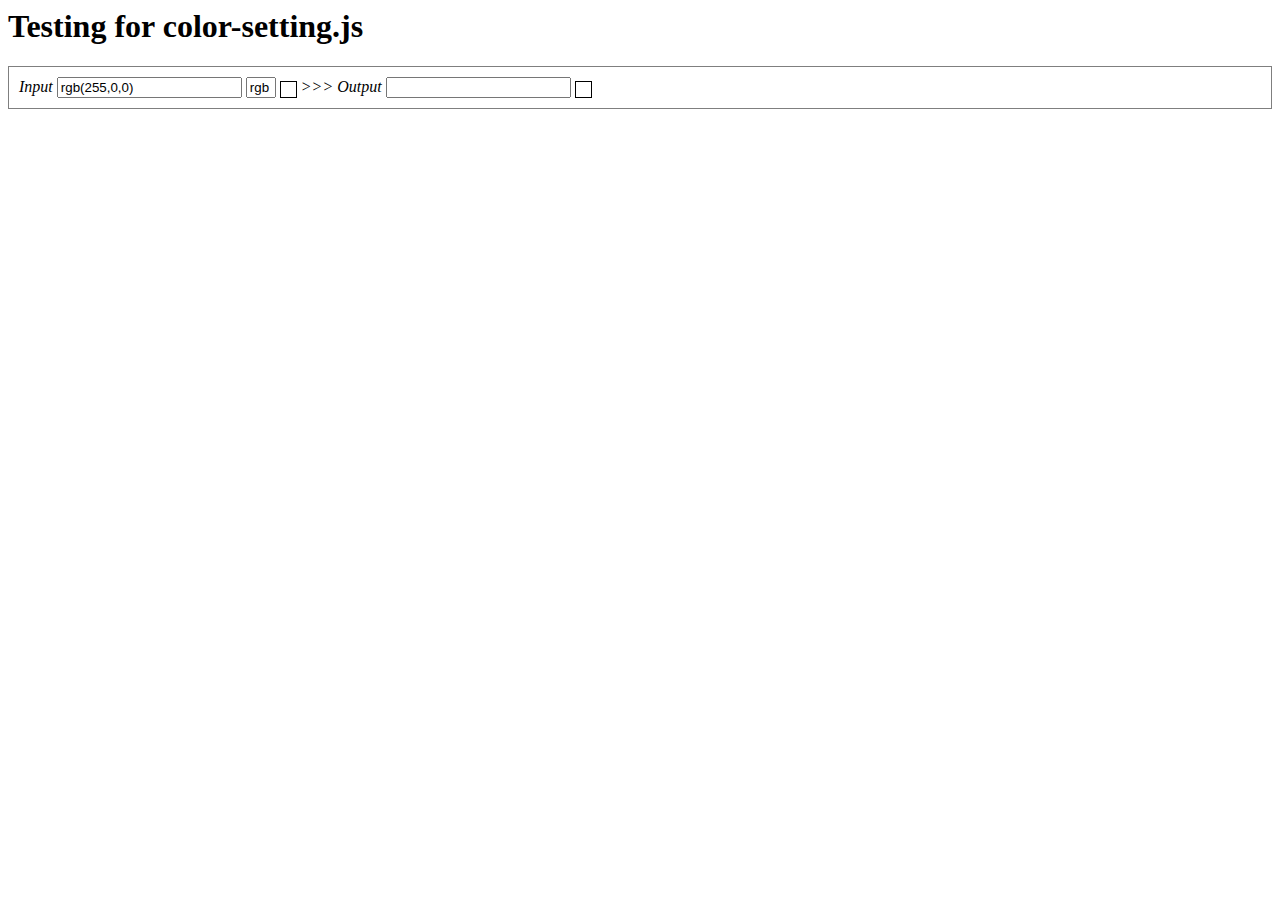
<file: testing-color-setting_JS.html>
<html>
<head>
  <meta name="name" content="Contrast/Colorblind Color Picker">
  <meta name="description" content="A visual filter to help pick accessible colors - show WCAG and colorblind perception.">
  <meta itemprop="image" content="">
  <meta charset="UTF-8">
  <meta http-equiv="X-UA-Compatible" content="IE=edge">
  <title>Testing for color-setting.js</title>
  <meta name="viewport" content="width=device-width, initial-scale=1">
  <!-- <link href=css/colorpicker.css rel=stylesheet> -->
  <!-- <link href=css/analytics.css rel=stylesheet> -->
</head>
<style>
  .test-case {
    border: 1px solid rgba(0,0,0,0.5);
    padding: 10px;
  }
  .test-case > span.title {
    font-style: italic;
  }
  .test-case > span.
  input {
    width:  10vw;
    height: 20px;
  }
  input.data-type {
    width: 30px;
  }
  .color-swatch {
    display:  inline-block;
    position: relative;
    width:    15px;
    height:   15px;
    border:   1.5px solid black;
    outline:  2.5px solid white;
    vertical-align: bottom;
  }
</style>
<body>
 
<h1>Testing for color-setting.js</h1>

<div class="test-case">
  <span class="title input">Input</span>
  <input class="input" value="rgb(255,0,0)">
  <input class="data-type" value="rgb">
  <span class="color-swatch input"></span>
  <span class="title output"> >>> Output</span>
  <input class="output">
  <span class="color-swatch output"></span>
</div>


<script src="js/support/jquery.js"></script>
<script src="js/set-color.js"></script>
<!-- <script src="js/colorDataObj.js"></script> -->

<script type="text/javascript">
  $('.test-case input:first')
    .on('change', function() { // will only fired upon hitting the enter key
      var thisInput             = $(this);
      var thisCase              = thisInput.parents('.test-case');
      var thisDataType          = $('.data-type').val();
      var thisInput_swatch      = thisCase.find('.color-swatch.input');
      var thisOutput            = thisCase.find('input.output');
      var thisOutput_swatch     = thisCase.find('.color-swatch.output');
      var thisOutput_cssString  = convertColorFormat(thisInput.val(), thisDataType, 'css');

      setSwatch(thisInput_swatch, thisInput.val());
      setSwatch(thisOutput_swatch, thisOutput_cssString);

      thisOutput.val(thisOutput_cssString);
    })
    .on('keyup', function(event) {
      if(event.keyCode == 13) { $(this).trigger('change'); }
    });

  function setSwatch(target, cssColor) {
    target = $(target);
    if(cssColor !== false) {
      target.attr('style', 'border-color: black; background-color: ' + cssColor);
    }
    else {
      target.attr('style', 'border-color: red');
    }
    
  }


</script>
</body>
</html>
</file>
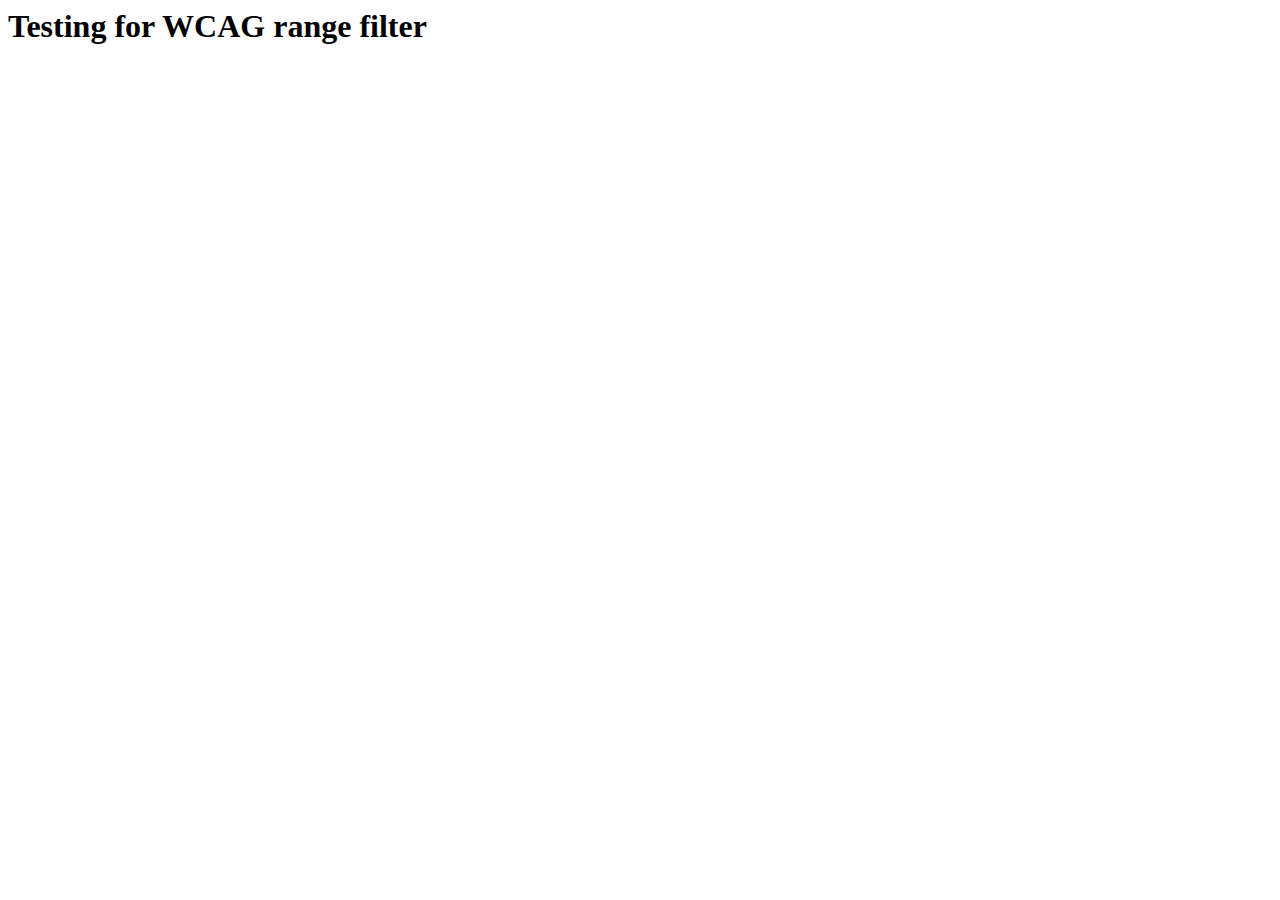
<file: testing-range-filter.html>
<html>
<head>
  <meta name="name" content="Contrast/Colorblind Color Picker">
  <meta name="description" content="A visual filter to help pick accessible colors - show WCAG and colorblind perception.">
  <meta itemprop="image" content="">
  <meta charset="UTF-8">
  <meta http-equiv="X-UA-Compatible" content="IE=edge">
  <title>Testing for wcag-range-filter.js</title>
  <meta name="viewport" content="width=device-width, initial-scale=1">
</head>
<style>
  /*.test-case {
    border: 1px solid rgba(0,0,0,0.5);
    padding: 10px;
  }
  .test-case > span.title {
    font-style: italic;
  }
  .test-case > span.
  input {
    width:  10vw;
    height: 20px;
  }
  input.data-type {
    width: 30px;
  }
  .color-swatch {
    display:  inline-block;
    position: relative;
    width:    15px;
    height:   15px;
    border:   1.5px solid black;
    outline:  2.5px solid white;
    vertical-align: bottom;
  }*/
</style>
<body>
 
<h1>Testing for WCAG range filter</h1>




<script src="js/support/jquery.js"></script>
<script src="js/set-color.js"></script>
<script src="js/wcag-contrast-filters.js"></script>
<script type="text/javascript">
  // insert code


</script>
</body>
</html>
</file>
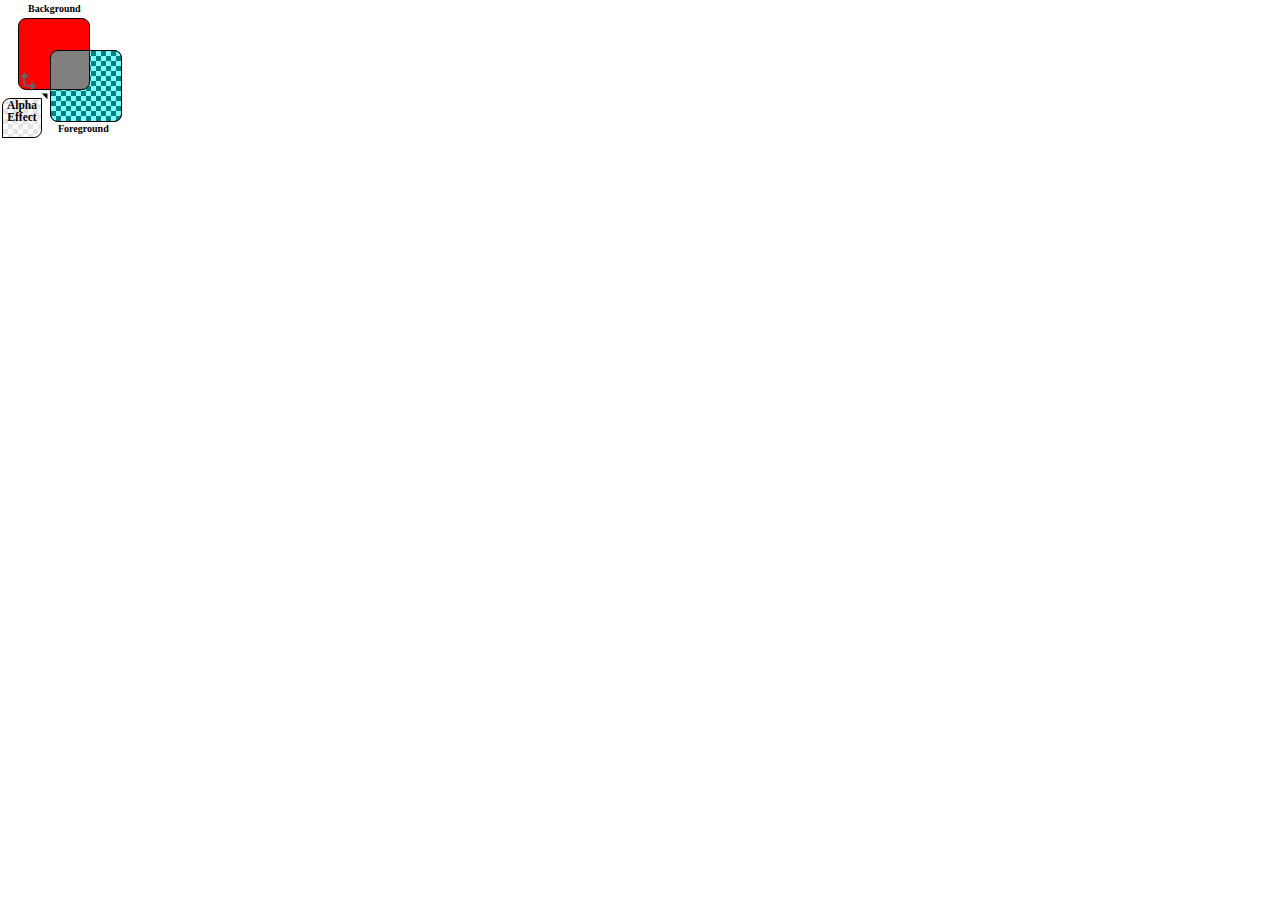
<file: css/swatch-ui-test.html>
<!-- swatch-ui-test.html -->
<html>
<head>
  <title>Swatch UI Tests</title>
  <link href="swatch-ui.css" rel=stylesheet> 
</head>
<body>
  <div id="swatch-container">
    <div id="bg-swatch-container">
      <h3>Background</h3>
      <span class="swatch" tabindex="0" style="background: rgb(255,0,0);">
      </span>
    </div>
    
    <div id="fg-sans-alpha-display">
      <h3 class="sr-hide swatch fg-sans-alpha">Alpha<br>Effect</h3>
      <span class="swatch fg-sans-alpha" tabindex="0" style="background: rgb(128,128,128);">
      </span>
    </div>

    <div id="fg-swatch-container">
      <h3>Foreground</h3>
      <span class="swatch" tabindex="0" style="background: rgba(0,255,255,0.5);">
      </span>
      <span class="swatch trans-bg">
      </span>
    </div> 
    <div class="switch-swatch-button"> 
    </div>
  </div>
</body>
</html>
</file>
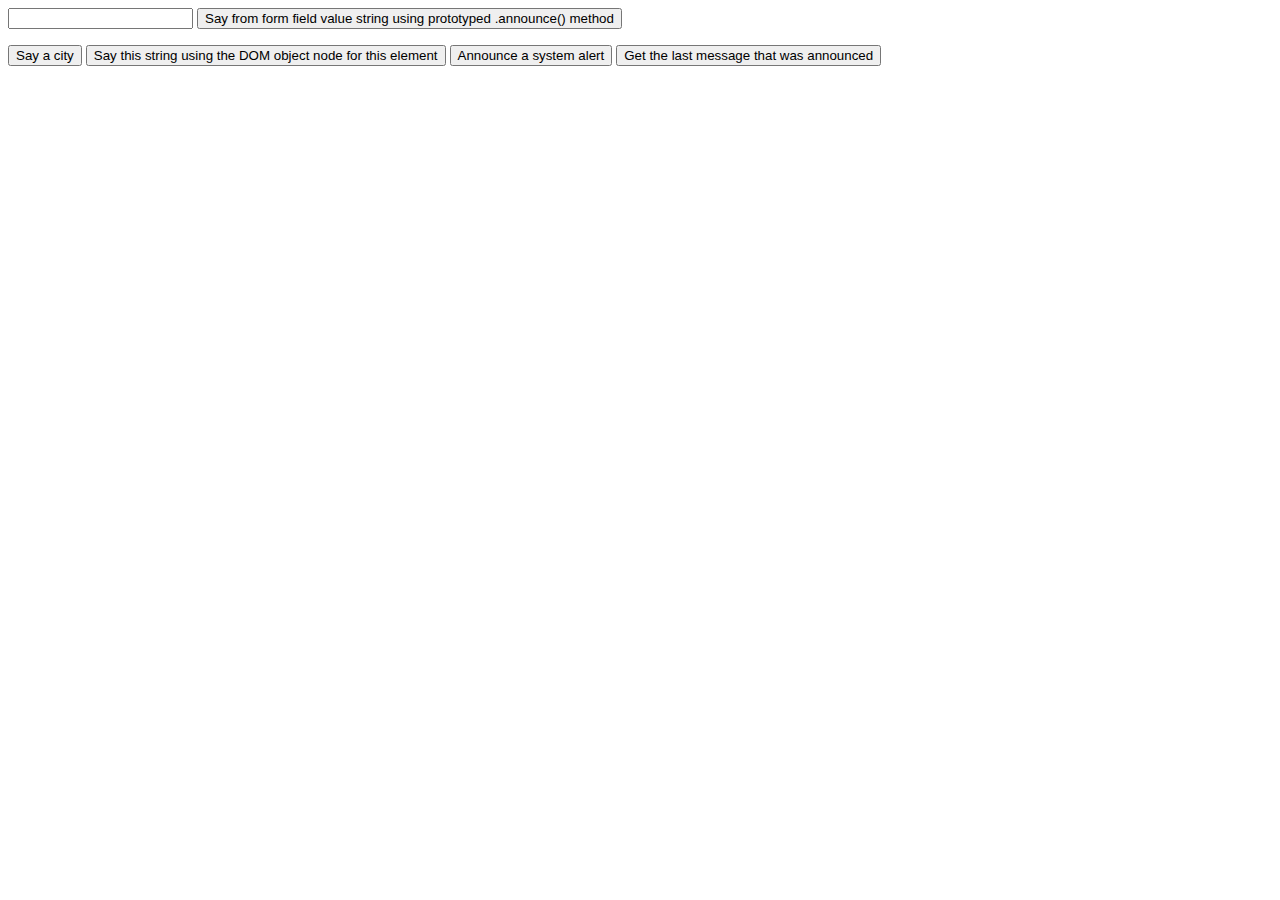
<file: js/Unobtrusive Announce/test.html>
<html>
<head>
<title> Test </title>
<script type="text/javascript" src="js/helpers.js"></script>
<script type="text/javascript" src="js/unobtrusive_announce.js"></script>
</head>
<body>
<div class = "pageContainer">

<form onsubmit="this.say.value.announce(); return false;">
<input title="Something to announce" type="text" name="say" />
<button> Say from form field value string using prototyped .announce() method</button>
</form>

<button onclick="announce('San Francisco');"> Say a city </button>

<button onclick="announce(this);"> Say this string using the DOM object node for this element </button>

<button onclick="announce('Your session is about to time out', false, true);"> Announce a system alert </button>

<button onclick="alert(String.announce.lastMsg);"> Get the last message that was announced </button>

</div>
</body>
</html>
</file>
<file: css/swatch-ui.css>
/*swatch-ui.css*/

body {
  font-family: 'Avenir-Medium';
}

#swatch-container {
  padding-top: 10px;
  padding-left: 10px;
}

#swatch-container h3 {
  font-size: 10px;
  display: inline;
  position: absolute;
}

#bg-swatch-container h3 {
  margin-top: -15px;
  margin-left: 10px;
}

#fg-swatch-container h3 {
  margin-top: 105px;
  margin-left: 40px;

}

#fg-sans-alpha-display h3.swatch.fg-sans-alpha {
  z-index: 2;
  font-size: 11.5px;
  text-align: center;
  margin-left: -16px;
  margin-top: 80px;
}
#fg-sans-alpha-display h3.swatch.fg-sans-alpha::after {
  content: '';
  background: url(../media/checkerboard-pattern.png);
  opacity: 0.1;
  top: 0;
  left: 0;
  bottom: 0;
  right: 0;
  position: absolute;
  z-index: -1; 
  border-radius: inherit;  
}
#fg-sans-alpha-display h3.swatch.fg-sans-alpha::before {
  display: inline-block;
  position: absolute;
  content: '';
  width: 0;
  height: 0;
  border-top: 4px solid transparent;
  border-bottom: 4px solid transparent;
  border-right: 4px solid black;
  transform: rotate(135deg);
  margin-top: -8px;
  margin-left: 37px;
}

.swatch {
  display: block;
  position: absolute;
  width:    70px;
  height:   70px;
  border:   1.5px solid black;
  border-radius: 8px;
  background: transparent;  
  outline: none;
}

.swatch:focus,
.swatch:hover {
  box-shadow: 2px 2px 2px rgba(0,0,0,0.5);
}

#bg-swatch-container .swatch {
  background: white;
}


.swatch.fg-sans-alpha,
#fg-swatch-container .swatch {
  margin-left: 32px;
  margin-top: 32px;
}

.swatch.fg-sans-alpha {
  transition: 0.35s;
  transition-delay: 0.5s;
  width: 38px;
  height: 38px;
  border-radius: 8px 0px 8px 0px;
  z-index: 1;
}

:not(h3).swatch.fg-sans-alpha:focus,
:not(h3).swatch.fg-sans-alpha:hover {
  margin-left:  25px !important;
  margin-top:   25px !important;
  width:        50px !important;
  height:       50px !important;
  border-radius: 8px !important;
}

.swatch.trans-bg {
  background-image: url('../media/checkerboard-pattern.png');
  z-index: -1;
}

.switch-swatch-button {
  position: absolute;
  border-radius: 0px 0px 0px 5px;
  border: 0px solid rgb(100,100,100);
  border-width: 0px 0px 2px 2px;
  width: 10px;
  height: 10px;
  top: 75px;
  left: 23px;
}

.switch-swatch-button:focus,
.switch-swatch-button:hover {
  border-color: black;
}
.switch-swatch-button:focus::before,
.switch-swatch-button:focus::after,
.switch-swatch-button:hover::before,
.switch-swatch-button:hover::after {
  border-right-color: black;
}

.switch-swatch-button::before,
.switch-swatch-button::after {
  display: inline-block;
  position: absolute;
  content: '';
  width: 0;
  height: 0;
  border-top: 5px solid transparent;
  border-bottom: 5px solid transparent;
  border-right: 5px solid rgb(100,100,100);
  transform: rotate(180deg);
  margin-top: 6px;
  margin-left: 6px;
}

.switch-swatch-button::after {
  transform: rotate(90deg);
  margin-top:   -5px;
  margin-left:  -3px;
}
</file>
